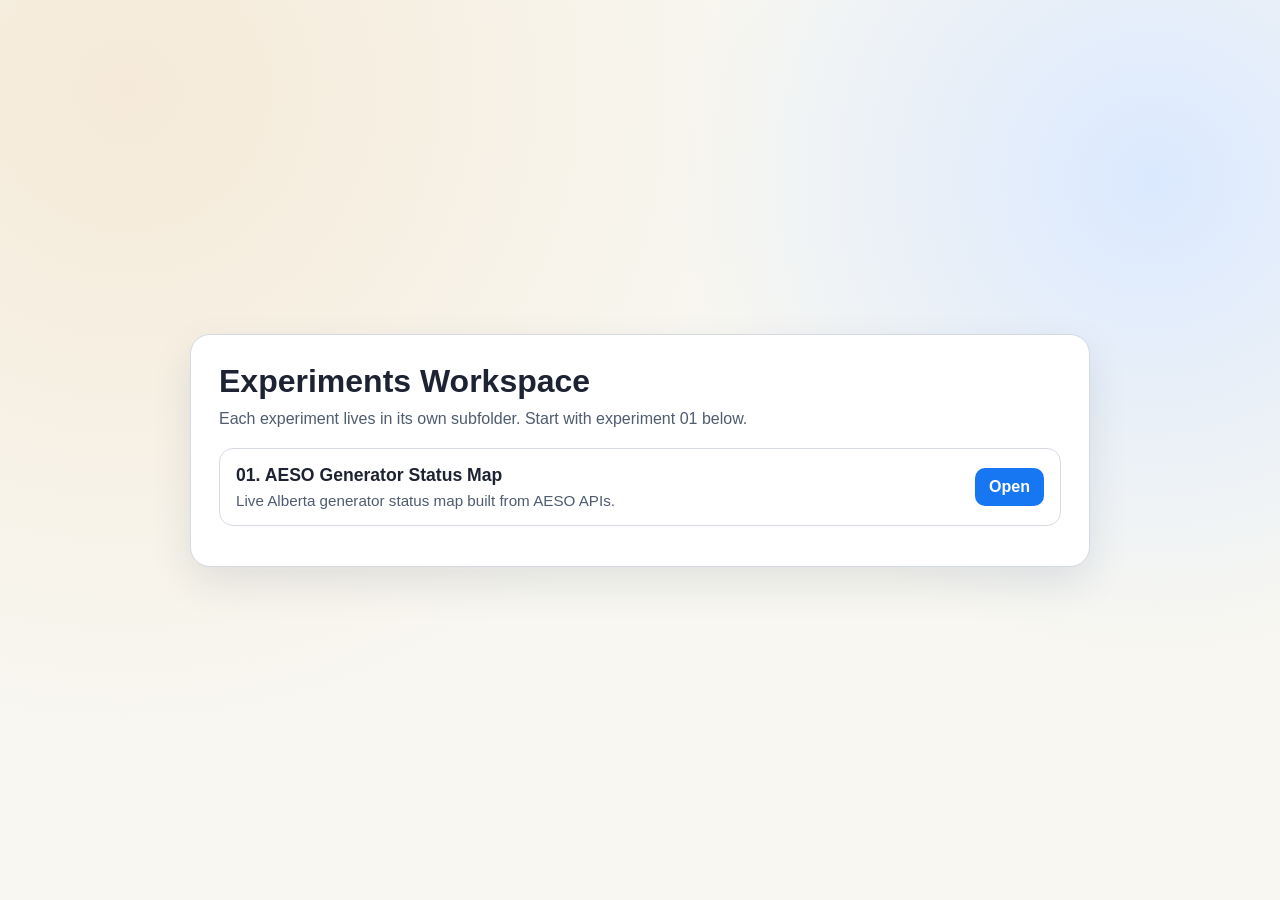
<file: index.html>
<!doctype html>
<html lang="en">
  <head>
    <meta charset="UTF-8" />
    <meta name="viewport" content="width=device-width, initial-scale=1.0" />
    <title>Experiments Workspace</title>
    <style>
      :root {
        color-scheme: light;
        --bg: #f8f7f1;
        --ink: #1d2332;
        --panel: #ffffff;
        --border: #d5d9e3;
        --accent: #1776f2;
      }

      * {
        box-sizing: border-box;
      }

      body {
        margin: 0;
        min-height: 100vh;
        font-family: "Trebuchet MS", "Segoe UI", sans-serif;
        color: var(--ink);
        background: radial-gradient(circle at 10% 10%, #f5ead8 0%, transparent 46%),
          radial-gradient(circle at 90% 20%, #dbe9ff 0%, transparent 35%),
          var(--bg);
        display: grid;
        place-items: center;
        padding: 24px;
      }

      main {
        width: min(900px, 100%);
        background: var(--panel);
        border: 1px solid var(--border);
        border-radius: 20px;
        padding: 28px;
        box-shadow: 0 16px 40px rgba(20, 37, 66, 0.1);
      }

      h1 {
        margin: 0 0 10px;
        font-size: clamp(1.5rem, 2.5vw, 2.3rem);
      }

      p {
        margin: 0 0 20px;
        color: #4f5c70;
      }

      .experiment {
        display: flex;
        justify-content: space-between;
        gap: 16px;
        padding: 16px;
        border: 1px solid var(--border);
        border-radius: 14px;
        margin-bottom: 12px;
        align-items: center;
      }

      .experiment h2 {
        margin: 0 0 6px;
        font-size: 1.1rem;
      }

      .experiment p {
        margin: 0;
        font-size: 0.95rem;
      }

      .experiment a {
        text-decoration: none;
        color: #fff;
        background: var(--accent);
        padding: 10px 14px;
        border-radius: 10px;
        font-weight: 700;
        white-space: nowrap;
      }
    </style>
  </head>
  <body>
    <main>
      <h1>Experiments Workspace</h1>
      <p>Each experiment lives in its own subfolder. Start with experiment 01 below.</p>

      <div class="experiment">
        <div>
          <h2>01. AESO Generator Status Map</h2>
          <p>Live Alberta generator status map built from AESO APIs.</p>
        </div>
        <a href="./01-aeso-generator-map/">Open</a>
      </div>
    </main>
  </body>
</html>
</file>
